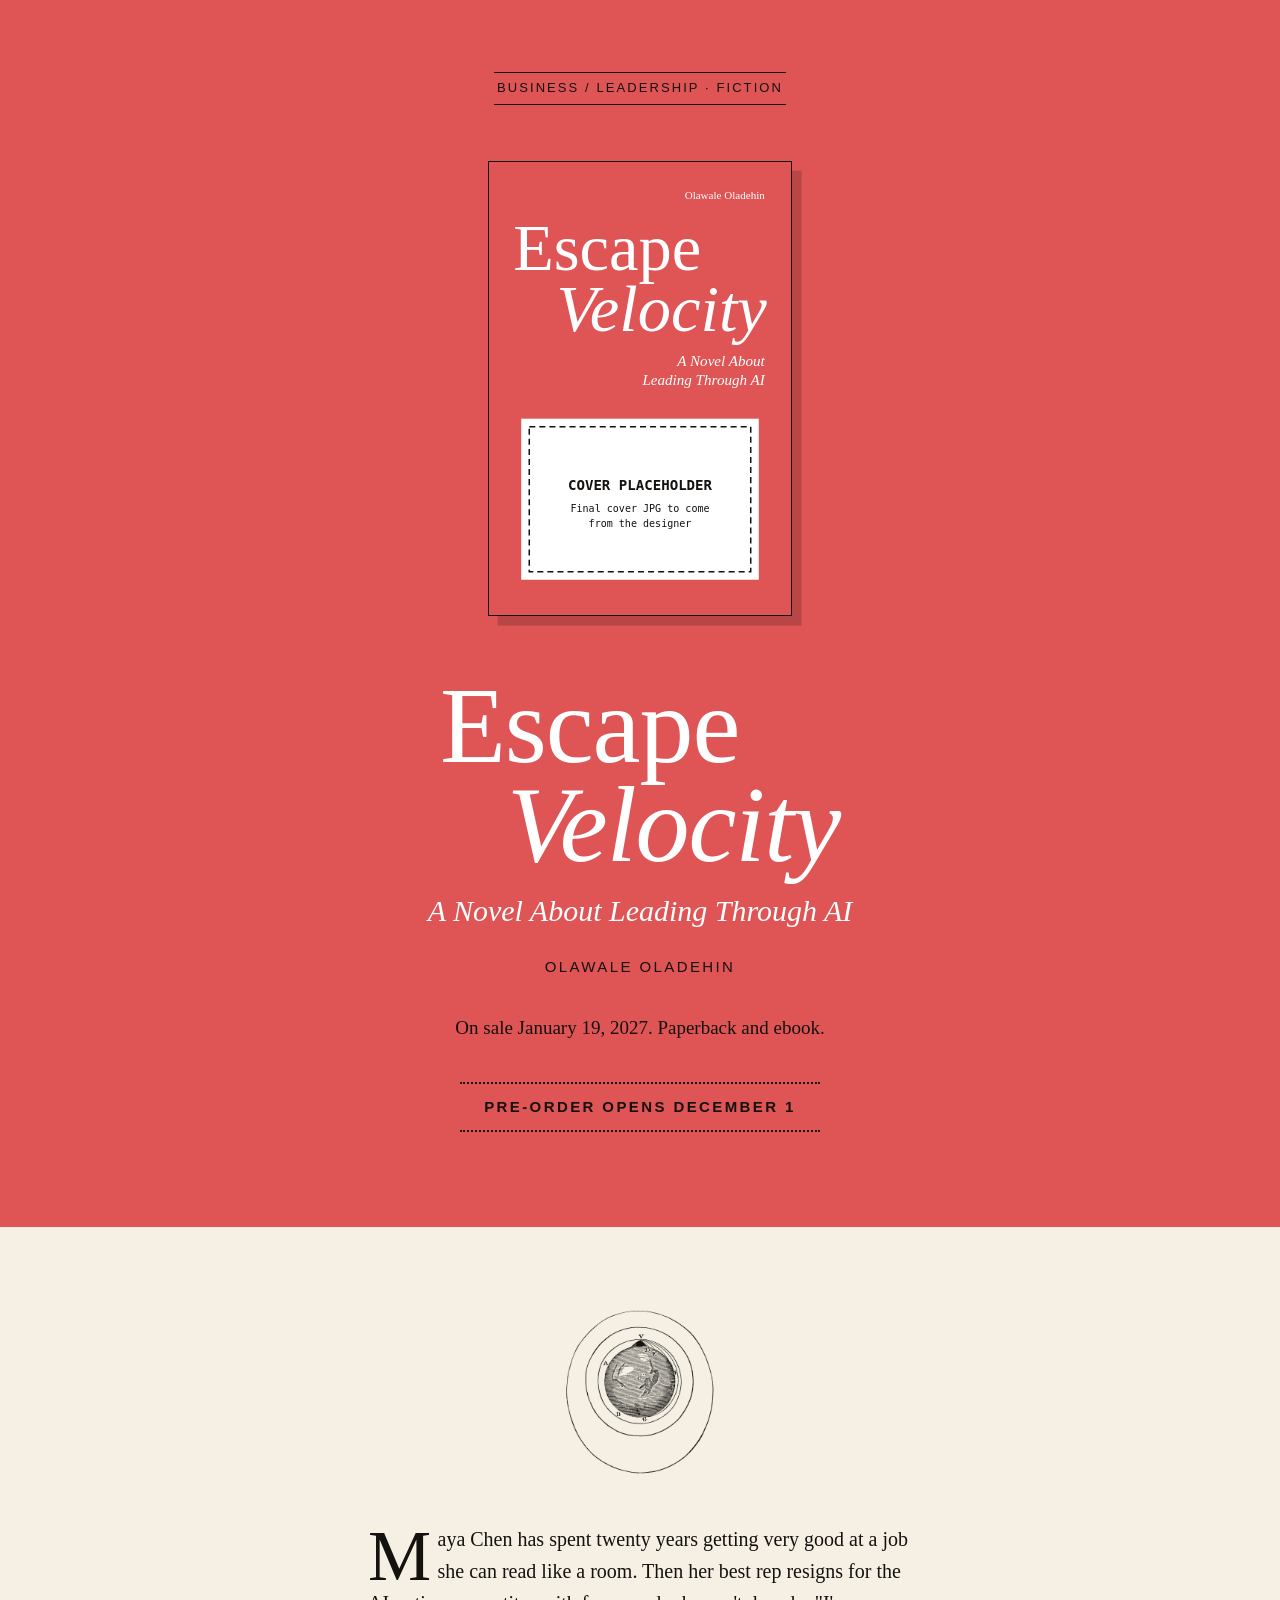
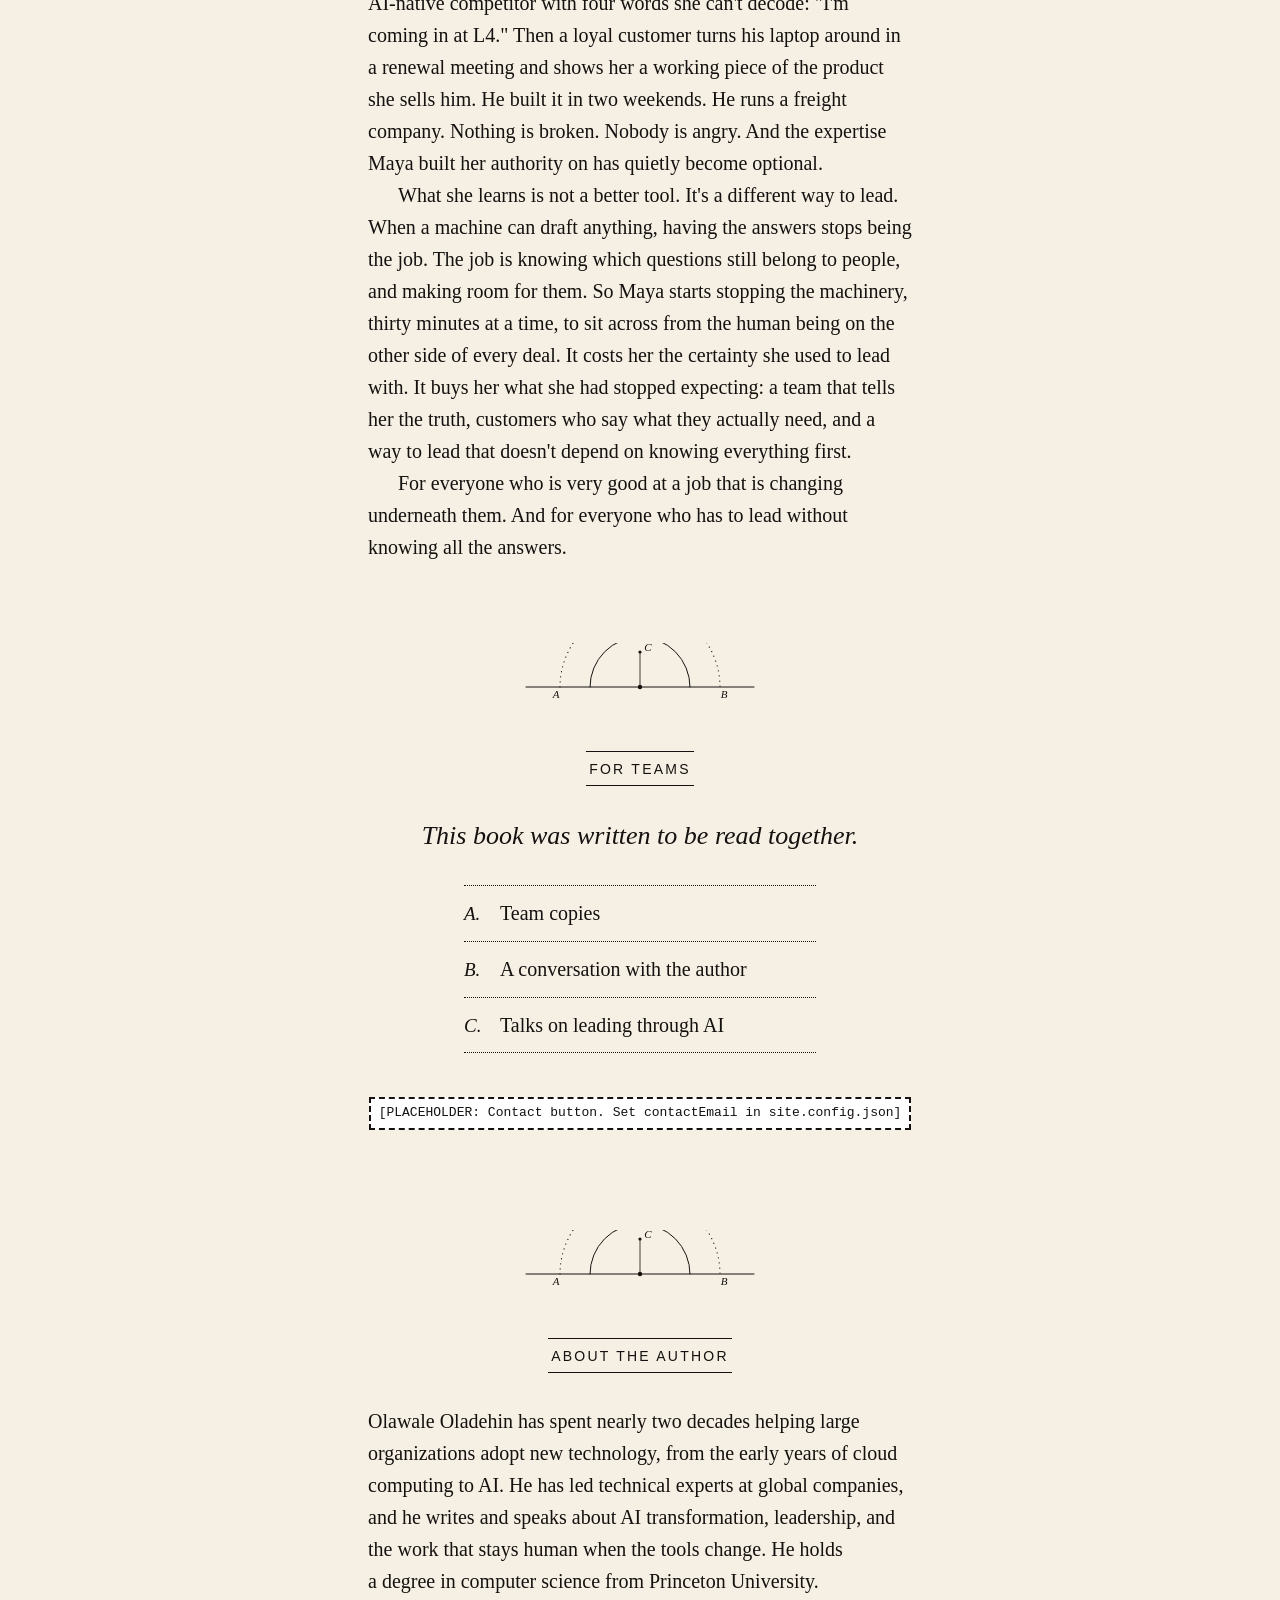
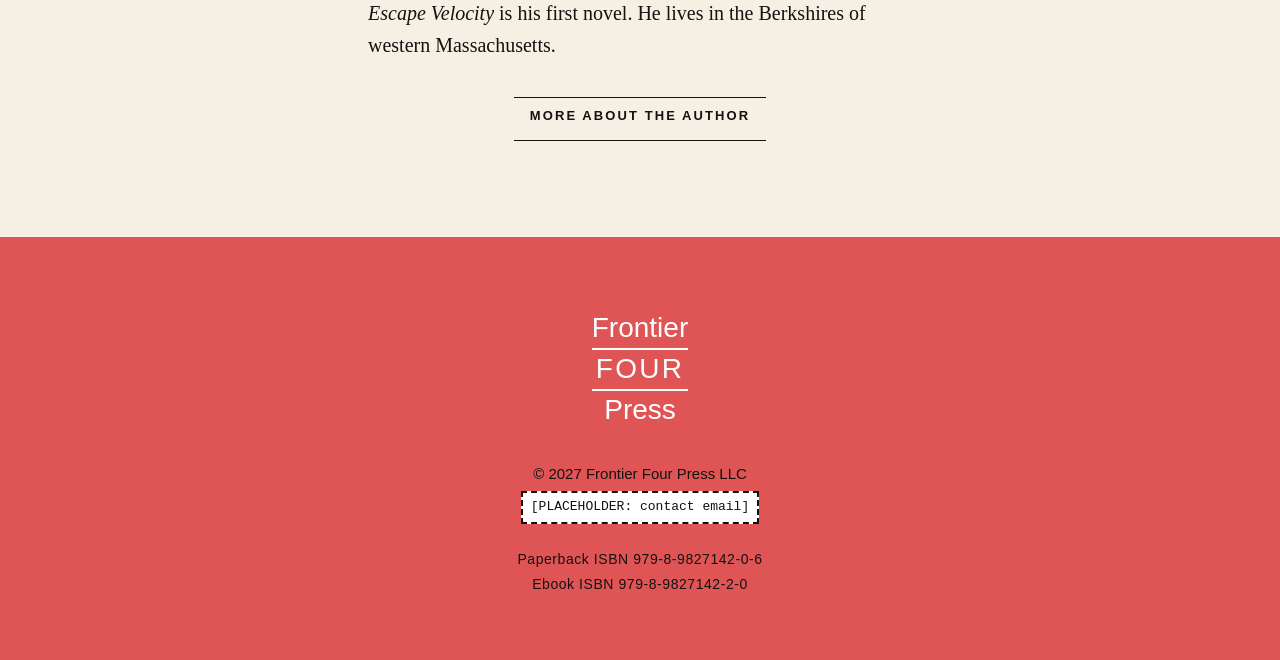
<file: docs/index.html>
<!doctype html>
<html lang="en">
<head>
<meta charset="utf-8">
<meta name="viewport" content="width=device-width, initial-scale=1">
<title>Escape Velocity: A Novel About Leading Through AI | Frontier Four Press</title>
<meta name="description" content="Escape Velocity: A Novel About Leading Through AI, by Olawale Oladehin. On sale January 19, 2027. Paperback and ebook.">
<link rel="canonical" href="https://frontierfourpress.com/">
<meta name="theme-color" content="#DF5555">

<meta property="og:type" content="book">
<meta property="og:site_name" content="Frontier Four Press">
<meta property="og:title" content="Escape Velocity: A Novel About Leading Through AI">
<meta property="og:description" content="Escape Velocity: A Novel About Leading Through AI, by Olawale Oladehin. On sale January 19, 2027. Paperback and ebook.">
<meta property="og:url" content="https://frontierfourpress.com/">
<meta property="og:image" content="https://frontierfourpress.com/assets/share.png?v=92a3c574">
<meta property="og:image:width" content="1200">
<meta property="og:image:height" content="630">
<meta property="og:image:alt" content="Placeholder for the cover of Escape Velocity">
<meta property="book:author" content="Olawale Oladehin">
<meta property="book:isbn" content="9798982714206">
<meta property="book:release_date" content="2027-01-19">
<meta name="twitter:card" content="summary_large_image">
<meta name="twitter:image" content="https://frontierfourpress.com/assets/share.png?v=92a3c574">

<link rel="icon" href="assets/favicon.svg" type="image/svg+xml">
<link rel="icon" href="assets/favicon-32.png" sizes="32x32" type="image/png">
<link rel="apple-touch-icon" href="assets/apple-touch-icon.png">

<style>

:root {
  --font-display: "Iowan Old Style", "Palatino Linotype", Palatino, "Book Antiqua", Georgia, serif;
  --font-sans: "Avenir Next", Futura, "Century Gothic", "Helvetica Neue", Arial, sans-serif;
}
</style>
<link rel="stylesheet" href="assets/css/site.css?v=92a3c574">
</head>
<body>

<header class="title-page">
  <div class="column">
    <p class="label label--ruled category">BUSINESS / LEADERSHIP · FICTION</p>

    <figure class="cover">
      <img src="assets/img/cover-placeholder.svg" width="600" height="900" alt="Placeholder for the cover of Escape Velocity" fetchpriority="high">
    </figure>

    <h1 class="title">
      <span class="title__roman">Escape</span>
      <span class="title__italic">Velocity</span>
    </h1>
    <p class="subtitle">A Novel About Leading Through AI</p>
    <p class="label author">Olawale Oladehin</p>

    <p class="on-sale">On sale January 19, 2027. Paperback and ebook.</p>

    <div class="preorder">
      <p class="button button--closed">Pre-order opens December 1</p>
    </div>
  </div>
</header>

<main>
  <section class="paper description" aria-labelledby="description-heading">
    <div class="column">
      <img class="plate" src="assets/img/plate-1846-cannonball.png" width="900" height="994" alt="" loading="lazy">
      <h2 id="description-heading" class="visually-hidden">Description</h2>
      <div class="book-text">
        <p>Maya Chen has spent twenty years getting very good at a job she can read like a room. Then her best rep resigns for the AI-native competitor with four words she can't decode: "I'm coming in at L4." Then a loyal customer turns his laptop around in a renewal meeting and shows her a working piece of the product she sells him. He built it in two weekends. He runs a freight company. Nothing is broken. Nobody is angry. And the expertise Maya built her authority on has quietly become optional.</p>
        <p>What she learns is not a better tool. It's a different way to lead. When a machine can draft anything, having the answers stops being the job. The job is knowing which questions still belong to people, and making room for them. So Maya starts stopping the machinery, thirty minutes at a time, to sit across from the human being on the other side of every deal. It costs her the certainty she used to lead with. It buys her what she had stopped expecting: a team that tells her the truth, customers who say what they actually need, and a way to lead that doesn't depend on knowing everything first.</p>
        <p>For everyone who is very good at a job that is changing underneath them. And for everyone who has to lead without knowing all the answers.</p>
      </div>
    </div>
  </section>

  <section class="paper teams" aria-labelledby="teams-heading">
    <div class="column">
      <svg class="divider" xmlns="http://www.w3.org/2000/svg" viewBox="0 0 240 56" width="240" height="56" aria-hidden="true" focusable="false">
  <g fill="none" stroke="currentColor" stroke-linecap="round">
    <line x1="6" y1="44" x2="234" y2="44" stroke-width="1"/>
    <path d="M40 44 A80 80 0 0 1 200 44" stroke-width="1.2" stroke-dasharray="0.1 5"/>
    <path d="M70 44 A50 50 0 0 1 170 44" stroke-width="1"/>
    <line x1="120" y1="44" x2="120" y2="9" stroke-width="0.8"/>
  </g>
  <g fill="currentColor">
    <circle cx="120" cy="44" r="2.2"/>
    <circle cx="120" cy="9" r="1.6"/>
  </g>
  <g fill="currentColor" font-family="'Iowan Old Style', Palatino, Georgia, serif" font-size="11" font-style="italic" text-anchor="middle">
    <text x="36" y="55">A</text>
    <text x="204" y="55">B</text>
    <text x="128" y="8">C</text>
  </g>
</svg>
      <h2 id="teams-heading" class="label label--ruled">For teams</h2>
      <p class="lede">This book was written to be read together.</p>
      <ol class="figure-list">
        <li>Team copies</li>
        <li>A conversation with the author</li>
        <li>Talks on leading through AI</li>
      </ol>
      <p><span class="placeholder">[PLACEHOLDER: Contact button. Set contactEmail in site.config.json]</span></p>
    </div>
  </section>

  <section class="paper about" aria-labelledby="about-heading">
    <div class="column">
      <svg class="divider" xmlns="http://www.w3.org/2000/svg" viewBox="0 0 240 56" width="240" height="56" aria-hidden="true" focusable="false">
  <g fill="none" stroke="currentColor" stroke-linecap="round">
    <line x1="6" y1="44" x2="234" y2="44" stroke-width="1"/>
    <path d="M40 44 A80 80 0 0 1 200 44" stroke-width="1.2" stroke-dasharray="0.1 5"/>
    <path d="M70 44 A50 50 0 0 1 170 44" stroke-width="1"/>
    <line x1="120" y1="44" x2="120" y2="9" stroke-width="0.8"/>
  </g>
  <g fill="currentColor">
    <circle cx="120" cy="44" r="2.2"/>
    <circle cx="120" cy="9" r="1.6"/>
  </g>
  <g fill="currentColor" font-family="'Iowan Old Style', Palatino, Georgia, serif" font-size="11" font-style="italic" text-anchor="middle">
    <text x="36" y="55">A</text>
    <text x="204" y="55">B</text>
    <text x="128" y="8">C</text>
  </g>
</svg>
      <h2 id="about-heading" class="label label--ruled">About the author</h2>
      <div class="book-text">
        <p>Olawale Oladehin has spent nearly two decades helping large organizations adopt new technology, from the early years of cloud computing to AI. He has led technical experts at global companies, and he writes and speaks about AI transformation, leadership, and the work that stays human when the tools change. He holds a degree in computer science from Princeton University. <cite>Escape Velocity</cite> is his first novel. He lives in the Berkshires of western Massachusetts.</p>
      </div>
      <p class="more"><a class="button button--quiet" href="https://www.olawaleoladehin.com">More about the author</a></p>
    </div>
  </section>
</main>

<footer class="colophon">
  <div class="column">
    <!-- PLACEHOLDER: type-set Stack logo until the designer files arrive -->
    <div class="stack" role="img" aria-label="Frontier Four Press"><span>Frontier</span><span class="stack__four">FOUR</span><span>Press</span></div>
    <p class="colophon__line">© 2027 Frontier Four Press LLC</p>
    <p class="colophon__line"><span class="placeholder">[PLACEHOLDER: contact email]</span></p>
    <dl class="isbns">
      <div><dt>Paperback ISBN</dt><dd>979-8-9827142-0-6</dd></div>
      <div><dt>Ebook ISBN</dt><dd>979-8-9827142-2-0</dd></div>
    </dl>
  </div>
</footer>

</body>
</html>
</file>
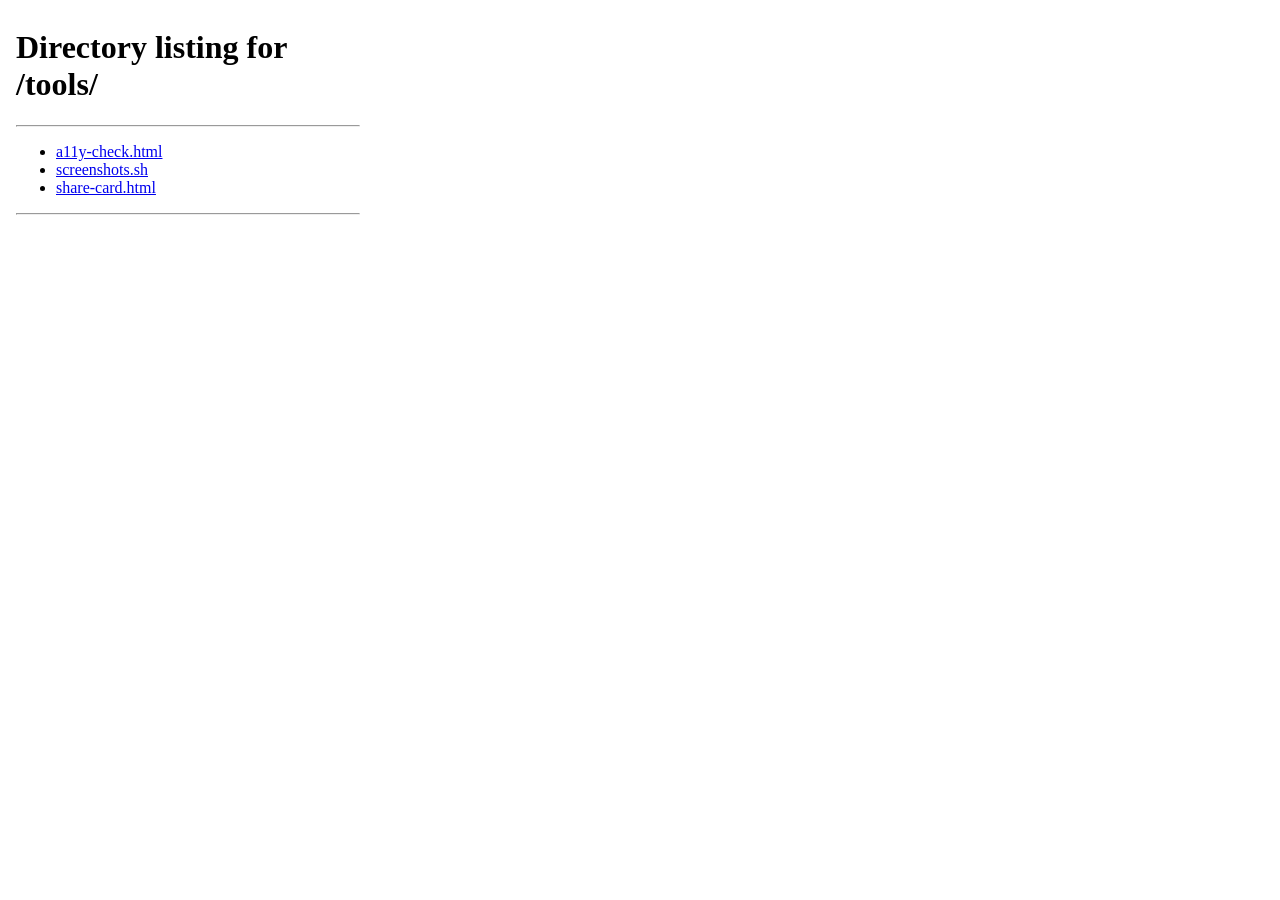
<file: tools/a11y-check.html>
<!doctype html><meta charset="utf-8"><body>
<!-- Accessibility probe. Copied into docs/ temporarily by tools/a11y.sh. Loads the page in an
     iframe and writes results to body[data-r] as JSON. -->
<iframe id=f src="./" style="width:360px;height:800px;border:0"></iframe>
<script>
function lin(c){c/=255;return c<=0.03928?c/12.92:Math.pow((c+0.055)/1.055,2.4)}
function lum([r,g,b]){return 0.2126*lin(r)+0.7152*lin(g)+0.0722*lin(b)}
function rgb(s){const m=s.match(/[\d.]+/g);return m?m.map(Number):null}
function ratio(a,b){const x=lum(a),y=lum(b);return (Math.max(x,y)+0.05)/(Math.min(x,y)+0.05)}
f.onload=()=>{const d=f.contentDocument,w=f.contentWindow,out={contrast:{},issues:[]};
 function bg(el){while(el){const c=rgb(w.getComputedStyle(el).backgroundColor);if(c&&(c.length<4||c[3]>0))return c.slice(0,3);el=el.parentElement}return [255,255,255]}
 const walker=d.createTreeWalker(d.body,NodeFilter.SHOW_TEXT);let n;
 while(n=walker.nextNode()){if(!n.textContent.trim())continue;const el=n.parentElement;
  if(el.closest('.visually-hidden,svg'))continue;const cs=w.getComputedStyle(el);
  const fg=rgb(cs.color).slice(0,3),b=bg(el),r=ratio(fg,b),px=parseFloat(cs.fontSize),bold=parseInt(cs.fontWeight)>=700;
  const large=px>=24||(bold&&px>=18.66);const need=large?3:4.5;
  const key=`rgb(${fg}) on rgb(${b}) | ${large?'large':'normal'} text`;
  const e=out.contrast[key]||(out.contrast[key]={ratio:+r.toFixed(2),need,pass:r>=need,minPx:px,sample:n.textContent.trim().slice(0,40)});
  e.minPx=Math.min(e.minPx,px);}
 if(d.documentElement.lang!=='en')out.issues.push('lang missing');
 d.querySelectorAll('img').forEach(i=>{if(!i.hasAttribute('alt'))out.issues.push('img without alt: '+i.src)});
 d.querySelectorAll('a').forEach(a=>{if(!a.textContent.trim()&&!a.getAttribute('aria-label'))out.issues.push('link without name')});
 const hs=[...d.querySelectorAll('h1,h2,h3,h4')].map(h=>+h.tagName[1]);out.headings=hs;
 hs.forEach((h,i)=>{if(i&&h>hs[i-1]+1)out.issues.push('heading level skipped')});
 if(d.querySelectorAll('h1').length!==1)out.issues.push('need exactly one h1');
 if(!d.querySelector('main'))out.issues.push('no main landmark');
 out.scrollWidth360=d.documentElement.scrollWidth;
 out.tapTargets=[...d.querySelectorAll('a,.button')].map(a=>{const r=a.getBoundingClientRect();return [a.textContent.trim().slice(0,30),Math.round(r.width),Math.round(r.height)]});
 out.scripts=d.querySelectorAll('script').length;
 out.externalRequests=performance.getEntriesByType('resource').map(r=>r.name).filter(u=>!u.startsWith(location.origin)).concat(w.performance.getEntriesByType('resource').map(r=>r.name).filter(u=>!u.startsWith(location.origin)));
 document.body.setAttribute('data-r',JSON.stringify(out));};
</script>
</file>
<file: docs/assets/css/site.css>
/* Frontier Four Press: Escape Velocity
   Colors and type mirror the Newtonian Graph cover.
   Font families are set in site.config.json and injected as
   --font-display and --font-sans in the page head. */

:root {
  --coral: #DF5555;         /* cover field */
  --coral-deep: #B84646;    /* flat offset shadow only, never text */
  --white: #FFFFFF;
  --ink: #14110F;           /* near-black */
  --paper: #F6F0E4;         /* cream book paper */
  --rule: 1px;
  --column: 34rem;
  --gutter: clamp(1.25rem, 6vw, 3rem);
}

*, *::before, *::after { box-sizing: border-box; }

html {
  -webkit-text-size-adjust: 100%;
  text-size-adjust: 100%;
}

body {
  margin: 0;
  background: var(--paper);
  color: var(--ink);
  font-family: var(--font-display);
  font-size: 1.1875rem;
  line-height: 1.6;
  font-kerning: normal;
  font-variant-ligatures: common-ligatures;
  text-rendering: optimizeLegibility;
}

img { max-width: 100%; height: auto; display: block; }

.column {
  max-width: calc(var(--column) + 2 * var(--gutter));
  margin: 0 auto;
  padding: 0 var(--gutter);
}

.visually-hidden {
  position: absolute !important;
  width: 1px; height: 1px;
  margin: -1px; padding: 0;
  overflow: hidden;
  clip: rect(0 0 0 0);
  white-space: nowrap;
  border: 0;
}

/* ---------- Labels: geometric sans capitals, like the Stack logo ---------- */

.label {
  font-family: var(--font-sans);
  font-size: 0.8125rem;
  font-weight: 500;
  letter-spacing: 0.16em;
  text-transform: uppercase;
  line-height: 1.3;
  margin: 0;
}

.label--ruled {
  display: table;              /* shrink to text width, stay centred */
  margin-left: auto;
  margin-right: auto;
  padding: 0.55em 0.2em 0.5em;
  border-top: var(--rule) solid currentColor;
  border-bottom: var(--rule) solid currentColor;
  text-align: center;
}

h2.label { font-size: 0.875rem; }

/* ---------- Buttons: label between two rules ---------- */

.button {
  display: inline-block;
  font-family: var(--font-sans);
  font-size: 0.9375rem;
  font-weight: 600;
  letter-spacing: 0.16em;
  text-transform: uppercase;
  text-decoration: none;
  line-height: 1.2;
  color: var(--ink);
  padding: 0.95em 1.6em 0.9em;
  border-top: 2px solid var(--ink);
  border-bottom: 2px solid var(--ink);
  min-height: 44px;
}

.button:hover {
  background: var(--ink);
  color: var(--white);
}

.button--quiet {
  font-size: 0.8125rem;
  border-width: var(--rule);
  padding: 0.8em 1.2em 0.75em;
}

.button--closed {
  cursor: default;
  border-top-style: dotted;
  border-bottom-style: dotted;
}

.button--closed:hover { background: transparent; color: var(--ink); }

a:focus-visible, .button:focus-visible {
  outline: 3px solid var(--ink);
  outline-offset: 4px;
}

@media (prefers-reduced-motion: no-preference) {
  .button { transition: background-color 160ms ease, color 160ms ease; }
}

/* ---------- Title page (coral) ---------- */

.title-page {
  background: var(--coral);
  color: var(--ink);
  text-align: center;
  padding: clamp(2.5rem, 8vw, 4.5rem) 0 clamp(3rem, 9vw, 5rem);
}

.category { margin-bottom: clamp(2.25rem, 7vw, 3.5rem); }

.cover {
  margin: 0 auto clamp(2.5rem, 8vw, 3.75rem);
  width: min(17.5rem, 72vw);
}

.cover img {
  width: 100%;
  border: var(--rule) solid var(--ink);
  box-shadow: 0.6rem 0.6rem 0 var(--coral-deep);
}

/* Title set like the cover: Escape roman, Velocity italic below, offset right. */
.title {
  font-family: var(--font-display);
  font-weight: 400;
  color: var(--white);
  font-size: clamp(3.4rem, 15vw, 6.75rem);
  line-height: 0.92;
  letter-spacing: -0.01em;
  margin: 0 auto;
  width: max-content;
  max-width: 100%;
  text-align: left;
}

.title__roman,
.title__italic { display: block; }

.title__italic {
  font-style: italic;
  padding-left: 0.62em;
}

/* White on coral only at large display size: never below 24px. */
.subtitle {
  font-family: var(--font-display);
  font-style: italic;
  color: var(--white);
  font-size: clamp(1.5rem, 4.6vw, 1.875rem);
  line-height: 1.25;
  margin: 1.1rem 0 0;
}

.author {
  margin-top: 1.75rem;
  font-size: 0.9375rem;
}

.on-sale {
  margin: 2.25rem 0 1.5rem;
  font-size: 1.1875rem;
}

.preorder { min-height: 3.25rem; }

/* ---------- Paper sections (cream) ---------- */

.paper {
  background: var(--paper);
  padding: clamp(3rem, 9vw, 5rem) 0 0;
}

.paper:last-of-type { padding-bottom: clamp(3.5rem, 10vw, 6rem); }

.plate {
  width: 9.5rem;
  margin: 0 auto clamp(2.25rem, 7vw, 3rem);
  mix-blend-mode: multiply;    /* white paper of the scan drops out */
  opacity: 0.92;
}

.divider {
  display: block;
  width: 15rem;
  max-width: 70%;
  height: auto;
  margin: 0 auto clamp(2.5rem, 7vw, 3.25rem);
  color: var(--ink);
}

.book-text p {
  margin: 0;
  hyphens: auto;
  -webkit-hyphens: auto;
}

.book-text p + p { text-indent: 1.5em; }

.description .book-text > p:first-child::first-letter {
  float: left;
  font-size: 3.55em;
  line-height: 0.84;
  padding: 0.06em 0.09em 0 0;
  color: var(--ink);
}

.paper h2.label { margin-bottom: 2rem; }

/* ---------- Endorsement ---------- */

.endorsement blockquote {
  margin: 0;
  text-align: center;
}

.endorsement blockquote p {
  font-style: italic;
  font-size: clamp(1.375rem, 4vw, 1.625rem);
  line-height: 1.45;
  margin: 0;
}

.endorsement figcaption {
  margin-top: 1.5rem;
  text-align: center;
}

.endorsement figcaption .detail {
  display: block;
  margin-top: 0.4rem;
  font-family: var(--font-display);
  font-style: italic;
  letter-spacing: 0;
  text-transform: none;
  font-size: 1rem;
}

/* ---------- For teams ---------- */

.teams { text-align: center; }

.lede {
  font-size: clamp(1.375rem, 4vw, 1.625rem);
  font-style: italic;
  line-height: 1.35;
  margin: 0 0 2rem;
}

/* Items labelled like the parts of an engraved figure: A, B, C. */
.figure-list {
  list-style: none;
  counter-reset: fig;
  margin: 0 auto 2.5rem;
  padding: 0;
  max-width: 22rem;
  text-align: left;
}

.figure-list li {
  counter-increment: fig;
  display: grid;
  grid-template-columns: 2.25rem 1fr;
  align-items: baseline;
  padding: 0.7rem 0;
  border-bottom: var(--rule) dotted var(--ink);
}

.figure-list li:first-child { border-top: var(--rule) dotted var(--ink); }

.figure-list li::before {
  content: counter(fig, upper-alpha) ".";
  font-style: italic;
  font-size: 0.95em;
}

/* ---------- About ---------- */

.more { margin: 2.25rem 0 0; text-align: center; }

/* ---------- Colophon (coral, like the back cover) ---------- */

.colophon {
  background: var(--coral);
  color: var(--ink);
  text-align: center;
  padding: clamp(3rem, 9vw, 4.5rem) 0 clamp(3rem, 9vw, 4rem);
  font-family: var(--font-sans);
  font-size: 0.9375rem;
  line-height: 1.6;
}

.colophon a { color: var(--ink); text-underline-offset: 0.2em; }

.stack {
  display: inline-flex;
  flex-direction: column;
  align-items: stretch;
  font-family: var(--font-sans);
  color: var(--white);
  font-size: 1.75rem;
  line-height: 1.15;
  margin: 0 auto 2rem;
}

.stack span { display: block; padding: 0.12em 0; }

.stack .stack__four {
  letter-spacing: 0.08em;
  border-top: 2px solid currentColor;
  border-bottom: 2px solid currentColor;
}

.logo-img { width: 7rem; margin: 0 auto 2rem; }

.colophon__line { margin: 0 0 0.35rem; }

.isbns {
  margin: 1.5rem 0 0;
  font-size: 0.875rem;
  letter-spacing: 0.04em;
}

.isbns div { margin: 0.15rem 0; }
.isbns dt, .isbns dd { display: inline; margin: 0; }
.isbns dt::after { content: " "; }

/* ---------- Placeholders: deliberately loud so they cannot ship by accident ---------- */

.placeholder {
  display: inline-block;
  font-family: ui-monospace, Menlo, Consolas, monospace;
  font-size: 0.8125rem;
  letter-spacing: 0;
  text-transform: none;
  background: var(--white);
  color: var(--ink);
  border: 2px dashed var(--ink);
  padding: 0.3em 0.6em;
}

/* ---------- Wider screens: a little more air, same single column ---------- */

@media (min-width: 48rem) {
  body { font-size: 1.25rem; }
  .cover { width: 19rem; }
}

@media print {
  .title-page, .colophon { background: none; }
  .title, .subtitle, .stack { color: var(--ink); }
  .cover img { box-shadow: none; }
}

/* Even line breaks on short display lines; no single-word last lines in body text. */
.subtitle, .lede, .on-sale, .button, .endorsement blockquote p { text-wrap: balance; }
.book-text p { text-wrap: pretty; }
</file>
